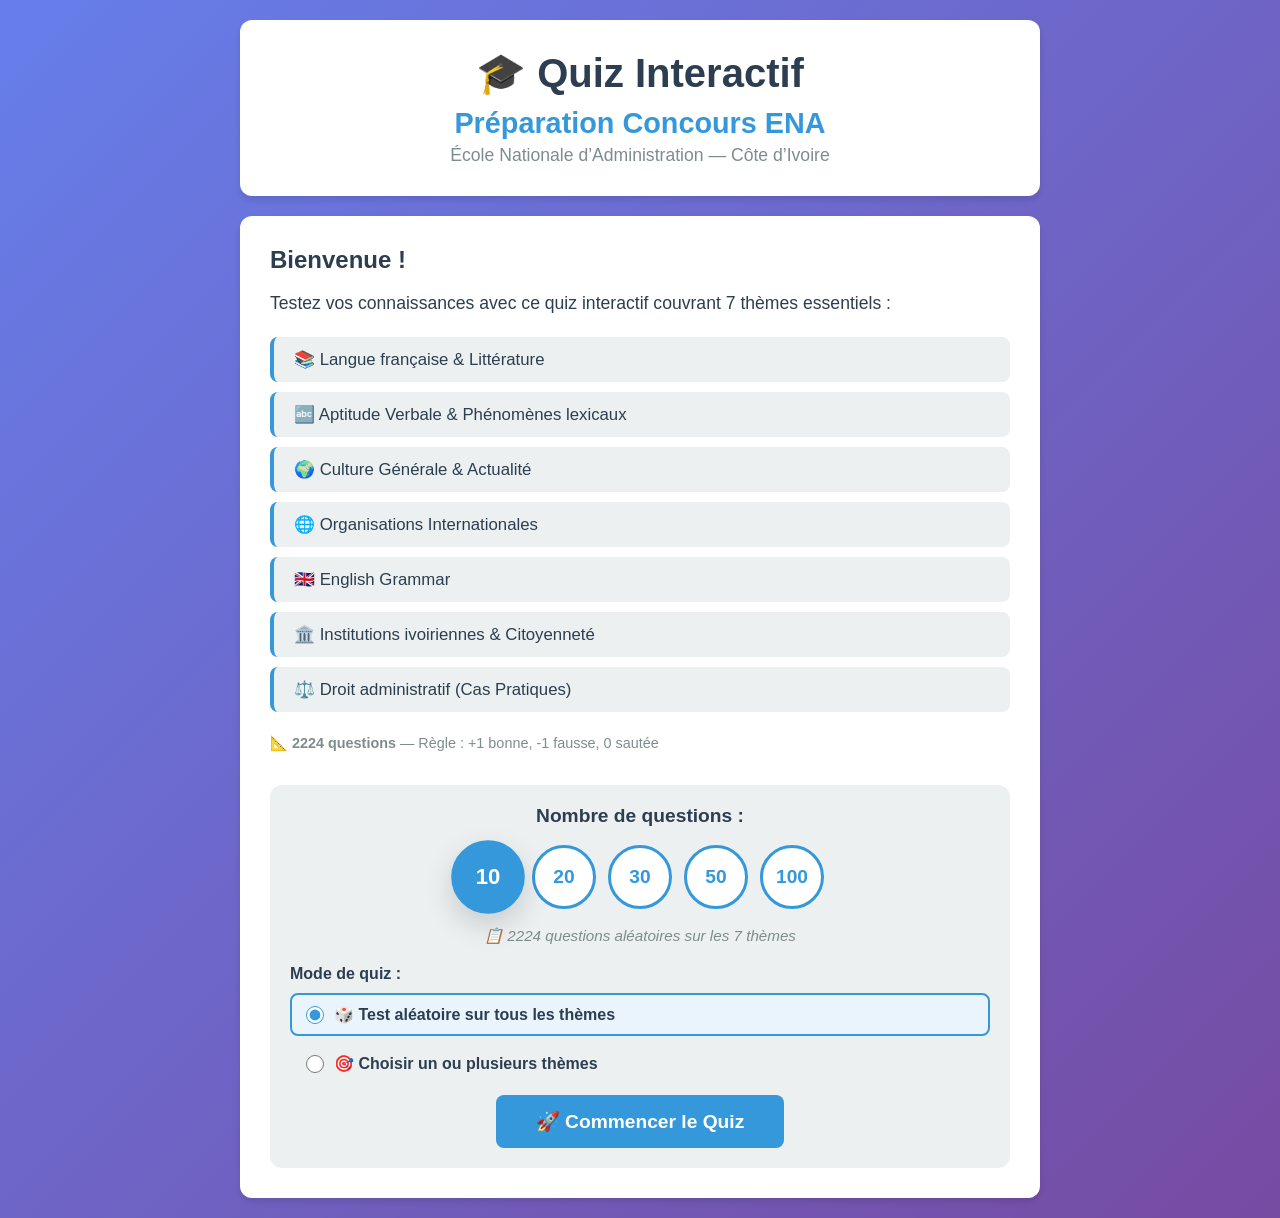
<file: docs/index.html>
<!DOCTYPE html>
<html lang="fr">
<head>
    <meta charset="UTF-8">
    <meta name="viewport" content="width=device-width, initial-scale=1.0">
    <title>Quiz - Préparation Concours ENA</title>
    <link rel="stylesheet" href="style.css">
</head>
<body>
    <div class="container">
        <!-- Page d accueil -->
        <div id="home-page" class="page active">
            <div class="header">
                <h1>&#127891; Quiz Interactif</h1>
                <h2>Préparation Concours ENA</h2>
                <p class="subtitle">École Nationale d’Administration — Côte d’Ivoire</p>
            </div>
            
            <div class="content">
                <div class="welcome-box">
                    <h3>Bienvenue !</h3>
                    <p>Testez vos connaissances avec ce quiz interactif couvrant 7 thèmes essentiels :</p>
                    <ul class="themes-list">
                        <li>📚 Langue française &amp; Littérature</li>
                        <li>🔤 Aptitude Verbale &amp; Phénomènes lexicaux</li>
                        <li>🌍 Culture Générale &amp; Actualité</li>
                        <li>🌐 Organisations Internationales</li>
                        <li>🇬🇧 English Grammar</li>
                        <li>🏛️ Institutions ivoiriennes &amp; Citoyenneté</li>
                        <li>⚖️ Droit administratif (Cas Pratiques)</li>
                    </ul>
                    <p style="margin-top:12px;font-size:0.9em;color:#7f8c8d;">&#128208; <strong>2224 questions</strong> — Règle : +1 bonne, -1 fausse, 0 sautée</p>
                </div>
                
                <div class="start-box">
                    <label>Nombre de questions :</label>
                    <div class="question-count-options">
                        <button class="count-btn active" data-count="10">10</button>
                        <button class="count-btn" data-count="20">20</button>
                        <button class="count-btn" data-count="30">30</button>
                        <button class="count-btn" data-count="50">50</button>
                        <button class="count-btn" data-count="100">100</button>
                    </div>
                    <p class="question-count-info" id="count-info">&#128203; 2224 questions aléatoires sur les 7 thèmes</p>

                    <div class="quiz-mode-section">
                        <p><strong>Mode de quiz :</strong></p>
                        <label>
                            <input type="radio" name="quiz-mode" id="mode-random" value="random" checked>
                            &#127922; Test aléatoire sur tous les thèmes
                        </label>
                        <label>
                            <input type="radio" name="quiz-mode" id="mode-selected" value="selected">
                            &#127919; Choisir un ou plusieurs thèmes
                        </label>
                    </div>

                    <div id="theme-selection" class="theme-selection hidden">
                        <p><strong>Thèmes à inclure :</strong></p>
                        <label><input type="checkbox" class="theme-checkbox" value="Langue française & Littérature"> 📚 Langue française & Littérature</label>
                        <label><input type="checkbox" class="theme-checkbox" value="Aptitude Verbale & Phénomènes lexicaux"> 🔤 Aptitude Verbale & Phénomènes lexicaux</label>
                        <label><input type="checkbox" class="theme-checkbox" value="Culture Générale & Actualité"> 🌍 Culture Générale & Actualité</label>
                        <label><input type="checkbox" class="theme-checkbox" value="Organisations Internationales"> 🌐 Organisations Internationales</label>
                        <label><input type="checkbox" class="theme-checkbox" value="English Grammar"> 🇬🇧 English Grammar</label>
                        <label><input type="checkbox" class="theme-checkbox" value="Institutions ivoiriennes & Citoyenneté"> 🏛️ Institutions ivoiriennes & Citoyenneté</label>
                        <label><input type="checkbox" class="theme-checkbox" value="Droit administratif"> ⚖️ Droit administratif (Cas Pratiques)</label>
                    </div>
                    
                    <button id="start-btn" class="btn btn-primary">
                        &#128640; Commencer le Quiz
                    </button>
                </div>
            </div>
        </div>

        <!-- Page du quiz -->
        <div id="quiz-page" class="page">
            <div class="header">
                <h1>&#127891; Quiz ENA</h1>
                <div class="progress-info">
                    <div class="progress-bar">
                        <div id="progress-fill" class="progress-fill"></div>
                    </div>
                    <p id="progress-text">Question 1/10</p>
                </div>
            </div>
            
            <div class="content">
                <div class="question-box">
                    <div class="theme-badge" id="theme-badge">Thème</div>
                    <h3 id="question-text">Question...</h3>
                    
                    <div id="options-container" class="options-container">
                    </div>

                    <button id="skip-btn" class="btn btn-secondary" type="button">
                        &#9197; Je passe
                    </button>
                    
                    <div id="feedback-box" class="feedback-box hidden">
                        <div id="feedback-content"></div>
                        <button id="next-btn" class="btn btn-primary">
                            Question suivante ?
                        </button>
                    </div>
                </div>
                
                <div class="score-display">
                    <span id="current-score">Score : 0</span>
                </div>
            </div>
        </div>

        <!-- Page des résultats -->
        <div id="results-page" class="page">
            <div class="header">
                <h1>&#127881; Quiz Terminé !</h1>
            </div>
            
            <div class="content">
                <div class="results-box">
                    <div class="score-circle">
                        <div class="score-value" id="final-score">0/10</div>
                        <div class="score-percentage" id="final-percentage">0%</div>
                    </div>
                    
                    <p id="encouragement-message" class="message"></p>
                    
                    <div class="stats-section">
                        <h3>&#128200; Statistiques par thème</h3>
                        <div id="themes-stats"></div>
                    </div>
                    
                    <div class="recap-section">
                        <h3>&#128203; Récapitulatif des réponses</h3>
                        <div id="answers-recap"></div>
                    </div>
                    
                    <div class="action-buttons">
                        <button id="retry-btn" class="btn btn-primary">
                            &#128260; Refaire un quiz
                        </button>
                    </div>
                </div>
            </div>
        </div>
    </div>

    <script src="quiz_data.js?v=20260827-1"></script>
    <script src="script.js?v=20260827-1"></script>
</body>
</html>
</file>
<file: docs/style.css>
/* Quiz ENA - Styles */

:root {
    --primary-color: #2c3e50;
    --secondary-color: #3498db;
    --success-color: #27ae60;
    --error-color: #e74c3c;
    --warning-color: #f39c12;
    --background: #ecf0f1;
    --white: #ffffff;
    --text-dark: #2c3e50;
    --text-light: #7f8c8d;
    --border-radius: 12px;
    --shadow: 0 4px 6px rgba(0, 0, 0, 0.1);
    --shadow-lg: 0 10px 25px rgba(0, 0, 0, 0.15);
}

* {
    margin: 0;
    padding: 0;
    box-sizing: border-box;
}

body {
    font-family: 'Segoe UI', Tahoma, Geneva, Verdana, sans-serif;
    background: linear-gradient(135deg, #667eea 0%, #764ba2 100%);
    min-height: 100vh;
    display: flex;
    align-items: center;
    justify-content: center;
    padding: 20px;
    color: var(--text-dark);
}

.container {
    width: 100%;
    max-width: 800px;
    margin: 0 auto;
}

.page {
    display: none;
    animation: fadeIn 0.5s ease-in;
}

.page.active {
    display: block;
}

@keyframes fadeIn {
    from {
        opacity: 0;
        transform: translateY(20px);
    }
    to {
        opacity: 1;
        transform: translateY(0);
    }
}

.header {
    background: var(--white);
    padding: 30px;
    border-radius: var(--border-radius);
    box-shadow: var(--shadow);
    text-align: center;
    margin-bottom: 20px;
}

.header h1 {
    color: var(--primary-color);
    font-size: 2.5em;
    margin-bottom: 10px;
}

.header h2 {
    color: var(--secondary-color);
    font-size: 1.8em;
    margin-bottom: 5px;
}

.subtitle {
    color: var(--text-light);
    font-size: 1.1em;
}

.content {
    background: var(--white);
    padding: 30px;
    border-radius: var(--border-radius);
    box-shadow: var(--shadow);
}

/* Page d'accueil */
.welcome-box {
    margin-bottom: 30px;
}

.welcome-box h3 {
    color: var(--primary-color);
    font-size: 1.5em;
    margin-bottom: 15px;
}

.welcome-box p {
    color: var(--text-dark);
    font-size: 1.1em;
    margin-bottom: 15px;
    line-height: 1.6;
}

.themes-list {
    list-style: none;
    margin: 20px 0;
}

.themes-list li {
    background: var(--background);
    padding: 12px 20px;
    margin: 10px 0;
    border-radius: 8px;
    font-size: 1.05em;
    border-left: 4px solid var(--secondary-color);
}

.start-box {
    text-align: center;
    padding: 20px;
    background: var(--background);
    border-radius: var(--border-radius);
}

.start-box label {
    display: block;
    font-size: 1.2em;
    color: var(--text-dark);
    margin-bottom: 10px;
    font-weight: 600;
}

.question-count-options {
    display: flex;
    justify-content: center;
    gap: 12px;
    margin: 18px 0;
    flex-wrap: wrap;
}

.count-btn {
    width: 64px;
    height: 64px;
    border-radius: 50%;
    border: 3px solid var(--secondary-color);
    background: var(--white);
    color: var(--secondary-color);
    font-size: 1.2em;
    font-weight: 700;
    cursor: pointer;
    transition: all 0.3s ease;
    display: flex;
    align-items: center;
    justify-content: center;
}

.count-btn:hover {
    background: var(--secondary-color);
    color: var(--white);
    transform: scale(1.1);
    box-shadow: var(--shadow);
}

.count-btn.active {
    background: var(--secondary-color);
    color: var(--white);
    transform: scale(1.15);
    box-shadow: var(--shadow-lg);
}

.question-count-info {
    color: var(--text-light);
    font-size: 0.95em;
    margin-bottom: 18px;
    font-style: italic;
}

.btn {
    padding: 15px 40px;
    font-size: 1.2em;
    border: none;
    border-radius: 8px;
    cursor: pointer;
    transition: all 0.3s ease;
    font-weight: 600;
}

.btn-primary {
    background: var(--secondary-color);
    color: var(--white);
}

.btn-primary:hover {
    background: #2980b9;
    transform: translateY(-2px);
    box-shadow: var(--shadow-lg);
}

/* Barre de progression */
.progress-info {
    margin-top: 20px;
}

.progress-bar {
    width: 100%;
    height: 30px;
    background: var(--background);
    border-radius: 15px;
    overflow: hidden;
    margin-bottom: 10px;
}

.progress-fill {
    height: 100%;
    background: linear-gradient(90deg, var(--secondary-color), var(--success-color));
    transition: width 0.5s ease;
    width: 0%;
}

#progress-text {
    color: var(--text-light);
    font-size: 1.1em;
    font-weight: 600;
}

/* Questions */
.question-box {
    margin-bottom: 20px;
}

.theme-badge {
    display: inline-block;
    background: var(--secondary-color);
    color: var(--white);
    padding: 8px 16px;
    border-radius: 20px;
    font-size: 0.9em;
    margin-bottom: 15px;
}

#question-text {
    font-size: 1.4em;
    color: var(--primary-color);
    margin-bottom: 25px;
    line-height: 1.5;
}

.options-container {
    display: flex;
    flex-direction: column;
    gap: 15px;
}

.option-btn {
    width: 100%;
    padding: 18px 25px;
    font-size: 1.1em;
    text-align: left;
    background: var(--background);
    border: 2px solid transparent;
    border-radius: 10px;
    cursor: pointer;
    transition: all 0.3s ease;
    color: var(--text-dark);
}

.option-btn:hover {
    background: #d5dbdb;
    border-color: var(--secondary-color);
    transform: translateX(5px);
}

.option-btn.correct {
    background: var(--success-color);
    color: var(--white);
    border-color: var(--success-color);
}

.option-btn.incorrect {
    background: var(--error-color);
    color: var(--white);
    border-color: var(--error-color);
}

.option-btn:disabled {
    cursor: not-allowed;
    opacity: 0.7;
}

/* Feedback */
.feedback-box {
    margin-top: 25px;
    padding: 20px;
    border-radius: var(--border-radius);
    animation: slideDown 0.4s ease;
}

.feedback-box.hidden {
    display: none;
}

@keyframes slideDown {
    from {
        opacity: 0;
        transform: translateY(-10px);
    }
    to {
        opacity: 1;
        transform: translateY(0);
    }
}

.feedback-box.correct {
    background: #d4edda;
    border: 2px solid var(--success-color);
}

.feedback-box.incorrect {
    background: #f8d7da;
    border: 2px solid var(--error-color);
}

.feedback-box.bonus {
    background: #f0eeff;
    border: 2px solid #7c6fcd;
}

#feedback-content {
    margin-bottom: 15px;
}

.feedback-title {
    font-size: 1.3em;
    font-weight: 600;
    margin-bottom: 10px;
}

.feedback-text {
    font-size: 1.05em;
    line-height: 1.5;
}

/* Score */
.score-display {
    text-align: center;
    padding: 15px;
    background: var(--background);
    border-radius: var(--border-radius);
    font-size: 1.3em;
    font-weight: 600;
    color: var(--primary-color);
}

/* Résultats */
.results-box {
    text-align: center;
}

.score-circle {
    width: 200px;
    height: 200px;
    margin: 30px auto;
    border-radius: 50%;
    background: linear-gradient(135deg, var(--secondary-color), var(--success-color));
    display: flex;
    flex-direction: column;
    align-items: center;
    justify-content: center;
    color: var(--white);
    box-shadow: var(--shadow-lg);
}

.score-value {
    font-size: 2.5em;
    font-weight: 700;
}

.score-percentage {
    font-size: 1.5em;
    margin-top: 5px;
}

.message {
    font-size: 1.3em;
    color: var(--primary-color);
    margin: 20px 0;
    font-weight: 600;
}

/* Statistiques */
.stats-section, .recap-section {
    margin: 30px 0;
    text-align: left;
}

.stats-section h3, .recap-section h3 {
    color: var(--primary-color);
    font-size: 1.4em;
    margin-bottom: 15px;
    text-align: center;
}

.theme-stat {
    background: var(--background);
    padding: 15px;
    margin: 10px 0;
    border-radius: 8px;
    display: flex;
    justify-content: space-between;
    align-items: center;
}

.theme-name {
    font-weight: 600;
    color: var(--text-dark);
}

.theme-score {
    color: var(--secondary-color);
    font-weight: 600;
}

/* Récapitulatif */
.answer-item {
    background: var(--background);
    padding: 15px;
    margin: 10px 0;
    border-radius: 8px;
    border-left: 4px solid var(--text-light);
}

.answer-item.correct {
    border-left-color: var(--success-color);
}

.answer-item.incorrect {
    border-left-color: var(--error-color);
}

.answer-header {
    display: flex;
    justify-content: space-between;
    align-items: center;
    margin-bottom: 8px;
}

.answer-status {
    font-size: 1.2em;
}

.answer-question {
    font-weight: 600;
    color: var(--text-dark);
    margin-bottom: 8px;
}

.answer-detail {
    font-size: 0.95em;
    color: var(--text-light);
}

.action-buttons {
    margin-top: 30px;
}

/* Responsive */
@media (max-width: 768px) {
    .header h1 {
        font-size: 1.8em;
    }
    
    .header h2 {
        font-size: 1.3em;
    }
    
    #question-text {
        font-size: 1.2em;
    }
    
    .option-btn {
        font-size: 1em;
        padding: 15px 20px;
    }
    
    .score-circle {
        width: 150px;
        height: 150px;
    }
    
    .score-value {
        font-size: 2em;
    }
}

/* ===== Quiz Mode & Theme Selection ===== */
.hidden {
    display: none !important;
}

.quiz-mode-section {
    margin: 20px 0 10px;
    text-align: left;
}

.quiz-mode-section p {
    font-size: 1em;
    color: var(--text-dark);
    margin-bottom: 10px;
}

.quiz-mode-section label {
    display: flex;
    align-items: center;
    gap: 10px;
    padding: 10px 14px;
    margin: 6px 0;
    background: var(--background);
    border-radius: 8px;
    cursor: pointer;
    font-size: 1em;
    transition: background 0.2s;
    border: 2px solid transparent;
}

.quiz-mode-section label:hover {
    background: #dfe6e9;
}

.quiz-mode-section input[type="radio"] {
    accent-color: var(--secondary-color);
    width: 18px;
    height: 18px;
    cursor: pointer;
}

.quiz-mode-section input[type="radio"]:checked + span,
.quiz-mode-section label:has(input:checked) {
    border-color: var(--secondary-color);
    background: #eaf4fd;
    font-weight: 600;
}

.theme-selection {
    margin: 10px 0 16px;
    padding: 14px 18px;
    background: #f8f9fa;
    border-radius: 10px;
    border: 2px dashed #bdc3c7;
    text-align: left;
}

.theme-selection p {
    font-size: 0.95em;
    color: var(--text-dark);
    font-weight: 600;
    margin-bottom: 10px;
}

.theme-selection label {
    display: flex;
    align-items: center;
    gap: 10px;
    padding: 8px 10px;
    margin: 4px 0;
    border-radius: 6px;
    cursor: pointer;
    font-size: 0.95em;
    transition: background 0.15s;
}

.theme-selection label:hover {
    background: #dfe6e9;
}

.theme-selection input[type="checkbox"] {
    accent-color: var(--secondary-color);
    width: 17px;
    height: 17px;
    cursor: pointer;
}

.theme-selection label:has(input:checked) {
    background: #eaf4fd;
    font-weight: 600;
    color: #2980b9;
}
</file>
